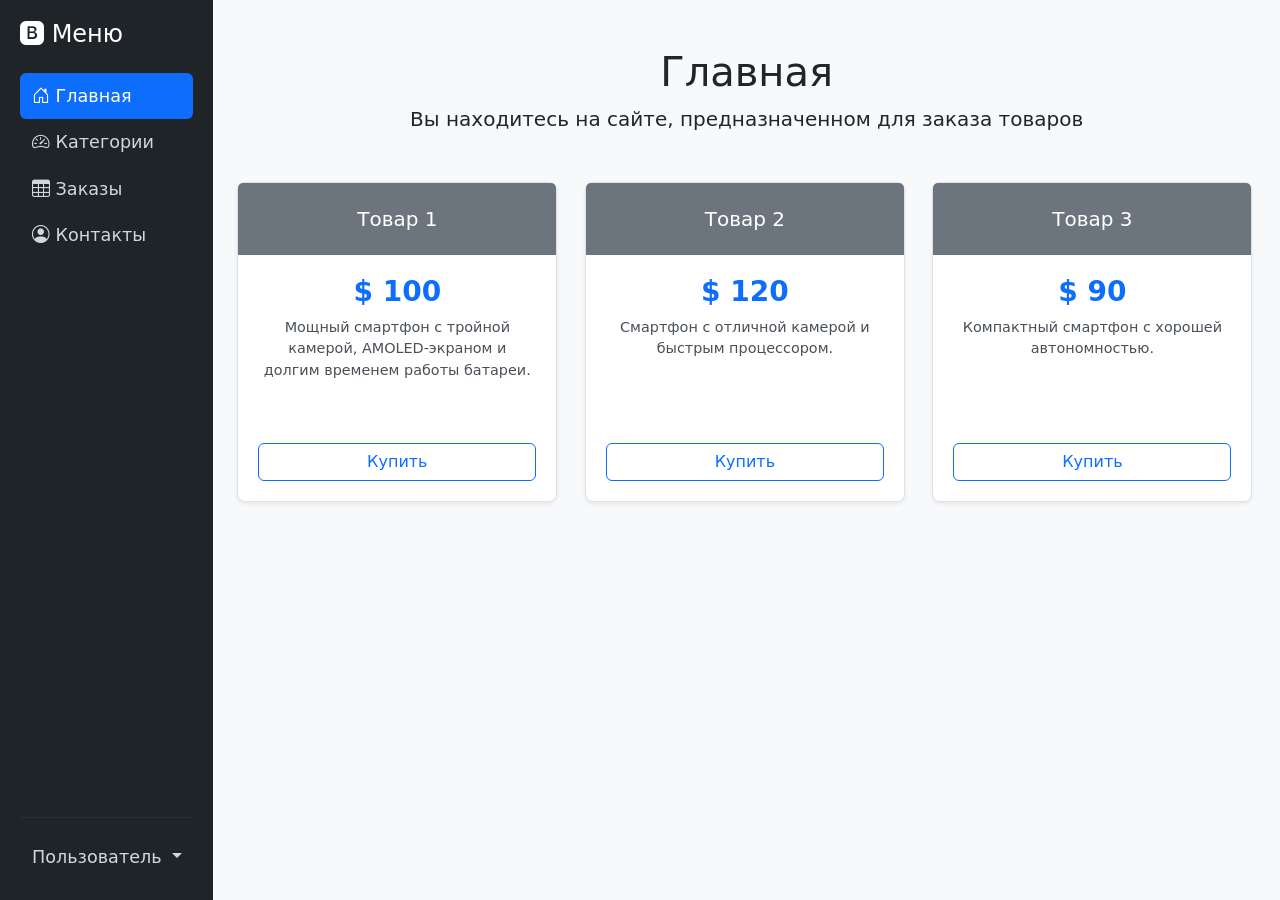
<file: index.html>
<!doctype html>
<html lang="ru">
<head>
    <meta charset="utf-8">
    <meta name="viewport" content="width=device-width, initial-scale=1">
    <title>Главная | Мой магазин</title>

    <link href="css/bootstrap.min.css" rel="stylesheet">
    <link href="styles.css" rel="stylesheet">
    <link rel="stylesheet" href="https://cdn.jsdelivr.net/npm/bootstrap-icons@1.13.0/font/bootstrap-icons.css">
</head>
<body>
<div class="container-fluid">
    <div class="row">

        <!-- БОКОВАЯ ПАНЕЛЬ -->
                <aside class="col-2 sidebar d-flex flex-column">
                    <h3>
                        <i class="bi bi-bootstrap-fill"></i> Меню
                    </h3>

                    <ul class="nav flex-column">
                        <li class="nav-item">
                            <a class="nav-link active" href="index.html">
                                <i class="bi bi-house-door"></i> Главная
                            </a>
                        </li>
                        <li class="nav-item">
                            <a class="nav-link" href="catalog.html">
                                <i class="bi bi-speedometer2"></i> Категории
                            </a>
                        </li>
                        <li class="nav-item">
                            <a class="nav-link" href="orders.html">
                                <i class="bi bi-table"></i>  Заказы
                            </a>
                        </li>
                        <li class="nav-item">
                            <a class="nav-link" href="contacts.html">
                                <i class="bi bi-person-circle"></i> Контакты
                            </a>
                        </li>
                    </ul>

                    <div class="dropdown mt-auto">
                        <hr class="user-divider">
                        <a class="nav-link dropdown-toggle user-menu"
                           href="#"
                           role="button"
                           data-bs-toggle="dropdown"
                           aria-expanded="false">
                            Пользователь
                        </a>

                        <ul class="dropdown-menu dropdown-menu-dark w-100">
                            <li><a class="dropdown-item" href="#">Профиль</a></li>
                            <li><a class="dropdown-item" href="#">Выход</a></li>
                        </ul>
                    </div>

                </aside>



        <!-- ОСНОВНОЙ КОНТЕНТ -->
        <main class="col catalog-page">
            <div class="container mt-5">

                <h1 class="text-center">Главная</h1>
                <p class="lead text-center">
                    Вы находитесь на сайте, предназначенном для заказа товаров
                </p>

                <!-- КАРТОЧКИ -->
                <div class="row g-4 mt-4">

                    <!-- Карточка 1 -->
                    <div class="col-12 col-md-6 col-lg-4">
                        <div class="card product-card square-card h-100 shadow-sm text-center">

                            <div class="card-header bg-secondary text-white">
                                <h5 class="card-title mb-0">Товар 1</h5>
                            </div>

                            <div class="card-body d-flex flex-column">
                                <div class="price-section mb-2">
                                    <h3 class="text-primary">$ 100</h3>
                                </div>

                                <p class="card-text flex-grow-1">
                                    Мощный смартфон с тройной камерой, AMOLED-экраном
                                    и долгим временем работы батареи.
                                </p>

                                <button type="button"
                                        class="btn btn-outline-primary w-100 mt-auto">
                                    Купить
                                </button>
                            </div>

                        </div>
                    </div>

                    <!-- Карточка 2 -->
                    <div class="col-12 col-md-6 col-lg-4">
                        <div class="card product-card square-card h-100 shadow-sm text-center">

                            <div class="card-header bg-secondary text-white">
                                <h5 class="card-title mb-0">Товар 2</h5>
                            </div>

                            <div class="card-body d-flex flex-column">
                                <div class="price-section mb-2">
                                    <h3 class="text-primary">$ 120</h3>
                                </div>

                                <p class="card-text flex-grow-1">
                                    Смартфон с отличной камерой и быстрым процессором.
                                </p>

                                <button type="button"
                                        class="btn btn-outline-primary w-100 mt-auto">
                                    Купить
                                </button>
                            </div>

                        </div>
                    </div>

                    <!-- Карточка 3 -->
                    <div class="col-12 col-md-6 col-lg-4">
                        <div class="card product-card square-card h-100 shadow-sm text-center">

                            <div class="card-header bg-secondary text-white">
                                <h5 class="card-title mb-0">Товар 3</h5>
                            </div>

                            <div class="card-body d-flex flex-column">
                                <div class="price-section mb-2">
                                    <h3 class="text-primary">$ 90</h3>
                                </div>

                                <p class="card-text flex-grow-1">
                                    Компактный смартфон с хорошей автономностью.
                                </p>

                                <button type="button"
                                        class="btn btn-outline-primary w-100 mt-auto">
                                    Купить
                                </button>
                            </div>

                        </div>
                    </div>

                </div>
            </div>
        </main>

    </div>
</div>
<script src="js/bootstrap.bundle.min.js"></script>
</body>
</html>
</file>
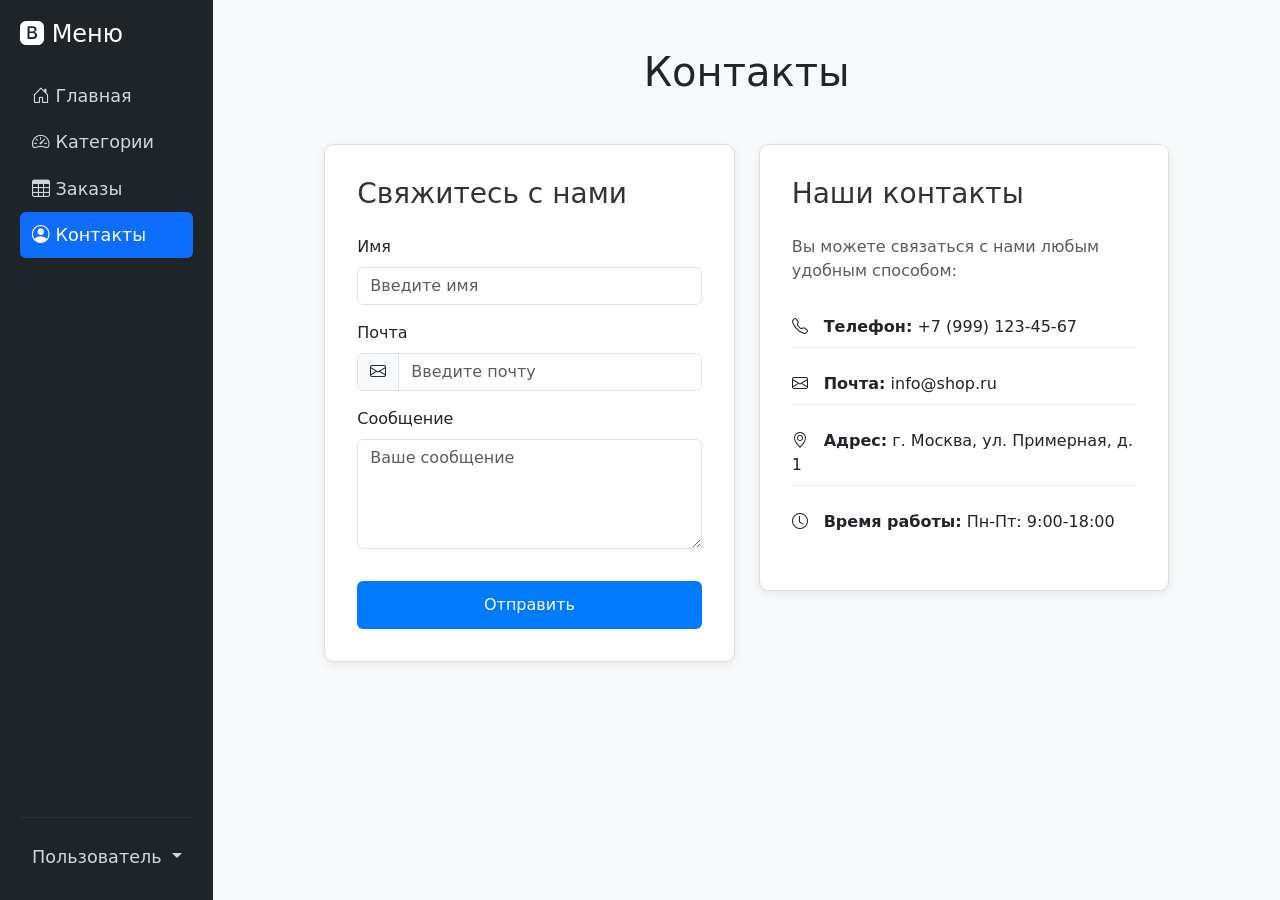
<file: contacts.html>
<!doctype html>
<html lang="ru">
<head>
    <meta charset="utf-8">
    <meta name="viewport" content="width=device-width, initial-scale=1">
    <title>Контакты | Мой магазин</title>

    <link href="https://cdn.jsdelivr.net/npm/bootstrap@5.3.0/dist/css/bootstrap.min.css" rel="stylesheet">
    <link href="styles.css" rel="stylesheet">
    <link rel="stylesheet" href="https://cdn.jsdelivr.net/npm/bootstrap-icons@1.13.0/font/bootstrap-icons.css">
</head>
<body>
<div class="container-fluid">
    <div class="row">

        <!-- БОКОВАЯ ПАНЕЛЬ -->
        <aside class="col-2 sidebar d-flex flex-column">
            <h3>
                <i class="bi bi-bootstrap-fill"></i> Меню
            </h3>

            <ul class="nav flex-column">
                <li class="nav-item">
                    <a class="nav-link" href="index.html">
                        <i class="bi bi-house-door"></i> Главная
                    </a>
                </li>
                <li class="nav-item">
                    <a class="nav-link" href="catalog.html">
                        <i class="bi bi-speedometer2"></i> Категории
                    </a>
                </li>
                <li class="nav-item">
                    <a class="nav-link" href="orders.html">
                        <i class="bi bi-table"></i> Заказы
                    </a>
                </li>
                <li class="nav-item">
                    <a class="nav-link active" href="contacts.html">
                        <i class="bi bi-person-circle"></i> Контакты
                    </a>
                </li>
            </ul>

            <div class="dropdown mt-auto">
                <hr class="user-divider">
                <a class="nav-link dropdown-toggle user-menu"
                   href="#"
                   role="button"
                   data-bs-toggle="dropdown"
                   aria-expanded="false">
                    Пользователь
                </a>

                <ul class="dropdown-menu dropdown-menu-dark w-100">
                    <li><a class="dropdown-item" href="#">Профиль</a></li>
                    <li><a class="dropdown-item" href="#">Выход</a></li>
                </ul>
            </div>
        </aside>

        <!-- ОСНОВНОЙ КОНТЕНТ -->
        <main class="col">
            <div class="container mt-5">
                <h1 class="text-center mb-5">Контакты</h1>

                <!-- Ряд с формой и текстом -->
                <div class="row g-4 justify-content-center align-items-start">

                    <!-- Левая колонка: форма -->
                    <div class="col-lg-5 col-md-6">
                        <div class="contact-card">
                            <h3 class="mb-4">Свяжитесь с нами</h3>
                            <form>
                                <div class="mb-3">
                                    <label for="inputName" class="form-label">Имя</label>
                                    <input type="text" class="form-control" id="inputName" placeholder="Введите имя">
                                </div>
                                <div class="mb-3">
                                    <label for="inputEmail" class="form-label">Почта</label>
                                    <div class="input-group">
                                        <span class="input-group-text">
                                            <i class="bi bi-envelope"></i>
                                        </span>
                                        <input type="email"
                                               class="form-control"
                                               id="inputEmail"
                                               placeholder="Введите почту">
                                    </div>
                                </div>
                                <div class="mb-3">
                                    <label for="inputMessage" class="form-label">Сообщение</label>
                                    <textarea class="form-control" id="inputMessage" rows="4" placeholder="Ваше сообщение"></textarea>
                                </div>
                                <button type="submit" class="btn btn-primary w-100 mt-3">Отправить</button>
                            </form>
                        </div>
                    </div>

                    <!-- Правая колонка: текст -->
                    <div class="col-lg-5 col-md-6">
                        <div class="contact-info">
                            <h3 class="mb-4">Наши контакты</h3>
                            <p class="text-muted mb-4">Вы можете связаться с нами любым удобным способом:</p>
                            <ul class="list-unstyled">
                                <li class="mb-3"><i class="bi bi-telephone me-3"></i><strong>Телефон:</strong> +7 (999) 123-45-67</li>
                                <li class="mb-3"><i class="bi bi-envelope me-3"></i><strong>Почта:</strong> info@shop.ru</li>
                                <li class="mb-3"><i class="bi bi-geo-alt me-3"></i><strong>Адрес:</strong> г. Москва, ул. Примерная, д. 1</li>
                                <li class="mb-3"><i class="bi bi-clock me-3"></i><strong>Время работы:</strong> Пн-Пт: 9:00-18:00</li>
                            </ul>
                        </div>
                    </div>

                </div>
            </div> <!-- container -->
        </main>

    </div> <!-- row -->
</div> <!-- container-fluid -->

<script src="js/bootstrap.bundle.min.js"></script>
</body>
</html>
</file>
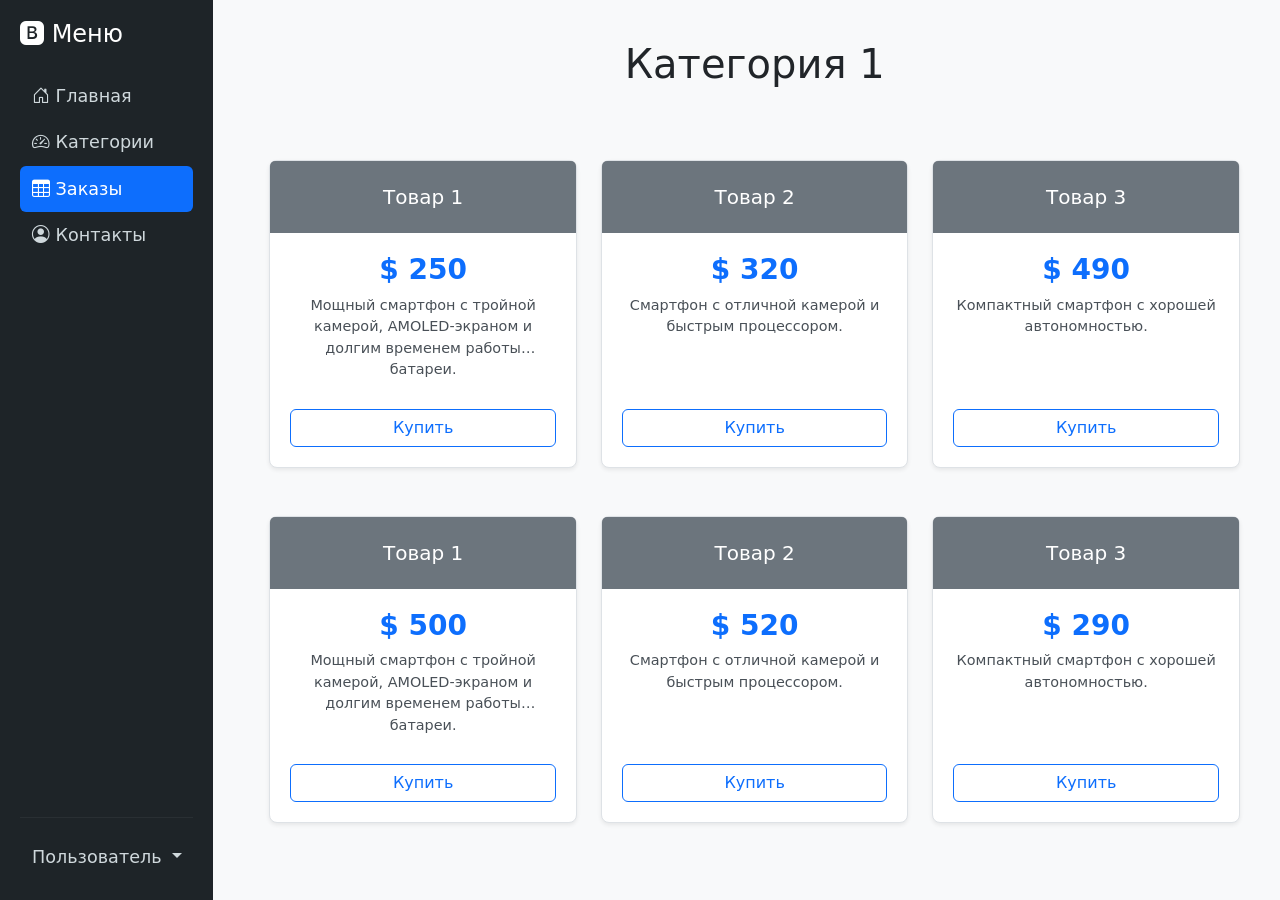
<file: orders.html>
<!doctype html>
<html lang="ru">
<head>
    <meta charset="utf-8">
    <meta name="viewport" content="width=device-width, initial-scale=1">
    <title>Заказы | Мой магазин</title>

    <link href="css/bootstrap.min.css" rel="stylesheet">
    <link href="styles.css" rel="stylesheet">
    <link rel="stylesheet" href="https://cdn.jsdelivr.net/npm/bootstrap-icons@1.13.0/font/bootstrap-icons.css">
</head>

<body>
<div class="container-fluid">
    <div class="row">

        <!-- БОКОВАЯ ПАНЕЛЬ -->
               <aside class="col-2 sidebar d-flex flex-column">
                   <h3>
                       <i class="bi bi-bootstrap-fill"></i> Меню
                   </h3>

                   <ul class="nav flex-column">
                       <li class="nav-item">
                           <a class="nav-link" href="index.html">
                               <i class="bi bi-house-door"></i> Главная
                           </a>
                       </li>
                       <li class="nav-item">
                           <a class="nav-link" href="catalog.html">
                               <i class="bi bi-speedometer2"></i> Категории
                           </a>
                       </li>
                       <li class="nav-item">
                           <a class="nav-link  active" href="orders.html">
                               <i class="bi bi-table"></i>  Заказы
                           </a>
                       </li>
                       <li class="nav-item">
                           <a class="nav-link" href="contacts.html">
                               <i class="bi bi-person-circle"></i> Контакты
                           </a>
                       </li>
                   </ul>

                   <div class="dropdown mt-auto">
                       <hr class="user-divider">
                       <a class="nav-link dropdown-toggle user-menu"
                          href="#"
                          role="button"
                          data-bs-toggle="dropdown"
                          aria-expanded="false">
                           Пользователь
                       </a>

                       <ul class="dropdown-menu dropdown-menu-dark w-100">
                           <li><a class="dropdown-item" href="#">Профиль</a></li>
                           <li><a class="dropdown-item" href="#">Выход</a></li>
                       </ul>
                   </div>

               </aside>

        <!-- ОСНОВНОЙ КОНТЕНТ -->
        <main class="col orders-page">

            <!-- Заголовок -->
            <div class="catalog-header text-center mt-4 mb-5 pt-3">
                <h1 class="text-center">Категория 1</h1>
            </div>

                <!-- КАРТОЧКИ -->
                <div class="row g-4 mt-4">

                    <!-- Карточка 1 -->
                    <div class="col-12 col-md-6 col-lg-4">
                        <div class="card product-card square-card h-100 shadow-sm text-center">

                            <div class="card-header bg-secondary text-white">
                                <h5 class="card-title mb-0">Товар 1</h5>
                            </div>

                            <div class="card-body d-flex flex-column">
                                <div class="price-section mb-2">
                                    <h3 class="text-primary">$ 250</h3>
                                </div>

                                <p class="card-text flex-grow-1">
                                    Мощный смартфон с тройной камерой, AMOLED-экраном
                                    и долгим временем работы батареи.
                                </p>

                                <button type="button"
                                        class="btn btn-outline-primary w-100 mt-auto">
                                    Купить
                                </button>
                            </div>

                        </div>
                    </div>

                    <!-- Карточка 2 -->
                    <div class="col-12 col-md-6 col-lg-4">
                        <div class="card product-card square-card h-100 shadow-sm text-center">

                            <div class="card-header bg-secondary text-white">
                                <h5 class="card-title mb-0">Товар 2</h5>
                            </div>

                            <div class="card-body d-flex flex-column">
                                <div class="price-section mb-2">
                                    <h3 class="text-primary">$ 320</h3>
                                </div>

                                <p class="card-text flex-grow-1">
                                    Смартфон с отличной камерой и быстрым процессором.
                                </p>

                                <button type="button"
                                        class="btn btn-outline-primary w-100 mt-auto">
                                    Купить
                                </button>
                            </div>

                        </div>
                    </div>

                    <!-- Карточка 3 -->
                    <div class="col-12 col-md-6 col-lg-4">
                        <div class="card product-card square-card h-100 shadow-sm text-center">

                            <div class="card-header bg-secondary text-white">
                                <h5 class="card-title mb-0">Товар 3</h5>
                            </div>

                            <div class="card-body d-flex flex-column">
                                <div class="price-section mb-2">
                                    <h3 class="text-primary">$ 490</h3>
                                </div>

                                <p class="card-text flex-grow-1">
                                    Компактный смартфон с хорошей автономностью.
                                </p>

                                <button type="button"
                                        class="btn btn-outline-primary w-100 mt-auto">
                                    Купить
                                </button>
                            </div>

                        </div>
                    </div>

                </div>
                <div class="row g-4 mt-4">

                    <!-- Карточка 4 -->
                    <div class="col-12 col-md-6 col-lg-4">
                        <div class="card product-card square-card h-100 shadow-sm text-center">

                            <div class="card-header bg-secondary text-white">
                                <h5 class="card-title mb-0">Товар 1</h5>
                            </div>

                            <div class="card-body d-flex flex-column">
                                <div class="price-section mb-2">
                                    <h3 class="text-primary">$ 500</h3>
                                </div>

                                <p class="card-text flex-grow-1">
                                    Мощный смартфон с тройной камерой, AMOLED-экраном
                                    и долгим временем работы батареи.
                                </p>

                                <button type="button"
                                        class="btn btn-outline-primary w-100 mt-auto">
                                    Купить
                                </button>
                            </div>

                        </div>
                    </div>

                    <!-- Карточка 5 -->
                    <div class="col-12 col-md-6 col-lg-4">
                        <div class="card product-card square-card h-100 shadow-sm text-center">

                            <div class="card-header bg-secondary text-white">
                                <h5 class="card-title mb-0">Товар 2</h5>
                            </div>

                            <div class="card-body d-flex flex-column">
                                <div class="price-section mb-2">
                                    <h3 class="text-primary">$ 520</h3>
                                </div>

                                <p class="card-text flex-grow-1">
                                    Смартфон с отличной камерой и быстрым процессором.
                                </p>

                                <button type="button"
                                        class="btn btn-outline-primary w-100 mt-auto">
                                    Купить
                                </button>
                            </div>

                        </div>
                    </div>

                    <!-- Карточка 6 -->
                    <div class="col-12 col-md-6 col-lg-4">
                        <div class="card product-card square-card h-100 shadow-sm text-center">

                            <div class="card-header bg-secondary text-white">
                                <h5 class="card-title mb-0">Товар 3</h5>
                            </div>

                            <div class="card-body d-flex flex-column">
                                <div class="price-section mb-2">
                                    <h3 class="text-primary">$ 290</h3>
                                </div>

                                <p class="card-text flex-grow-1">
                                    Компактный смартфон с хорошей автономностью.
                                </p>

                                <button type="button"
                                        class="btn btn-outline-primary w-100 mt-auto">
                                    Купить
                                </button>
                            </div>

                        </div>
                    </div>

                </div>

        </main>

    </div>
</div>
<script src="js/bootstrap.bundle.min.js"></script>
</body>
</html>
</file>
<file: styles.css>
/* ============================================
   БАЗОВЫЕ СТИЛИ ДЛЯ ВСЕХ СТРАНИЦ
   ============================================ */

/* 1. ФОН САЙТА */
body {
    background-color: #f8f9fa; /* Светло-серый фон для всего сайта */
}

/* ============================================
   БОКОВАЯ ПАНЕЛЬ (ЕСТЬ НА ВСЕХ СТРАНИЦАХ)
   ============================================ */

/* 2. ОСНОВНОЙ КОНТЕЙНЕР БОКОВОЙ ПАНЕЛИ */
.sidebar {
    background-color: #1e2428;  /* Темно-синий/серый фон */
    min-height: 100vh;          /* На всю высоту экрана */
    padding: 20px;              /* Отступы внутри панели */
    color: #fff;                /* Белый цвет текста */
}

/* 3. ЗАГОЛОВОК "МЕНЮ" */
.sidebar h3 {
    font-size: 1.5rem;          /* Размер шрифта (примерно 17.6px) */
    margin-bottom: 1.5rem;      /* Отступ снизу 24px */
}

/* 4. ССЫЛКИ В БОКОВОЙ ПАНЕЛИ */
.sidebar .nav-link {
    color: #cfd8dc;             /* Светло-серый цвет текста ссылок */
    padding: 10px 12px;         /* Отступы внутри ссылок: 10px сверху/снизу, 12px слева/справа */
    border-radius: 6px;         /* Скругление углов 6px */
    font-size: 1.1rem;         /* Размер шрифта (примерно 15.2px) */
}

/* 5. АКТИВНАЯ И HOVER-ССЫЛКА */
.sidebar .nav-link.active,
.sidebar .nav-link:hover {
    background-color: #0d6efd;  /* Синий фон при наведении/активности */
    color: #fff;                /* Белый цвет текста */
}

/* 6. РАЗДЕЛИТЕЛЬ ПЕРЕД "ПОЛЬЗОВАТЕЛЬ" */
.user-divider {
    background-color: rgba(255, 255, 255, 0.2); /* Полупрозрачная белая линия */
    height: 1px;                /* Толщина линии 1px */
    border: none;               /* Убираем стандартную границу */
    margin: 1rem 0;             /* Отступы сверху и снизу 16px */
}

/* ============================================
   ГЛАВНАЯ СТРАНИЦА (index.html)
   ============================================ */

.card {
    border: 1px solid #dee2e6;  /* Светло-серая граница толщиной 1px */
    border-radius: 8px;         /* Скругление углов 8px */
    transition: all 0.2s ease;  /* Плавная анимация всех свойств 0.2 секунды */
    box-shadow: 0 2px 4px rgba(0,0,0,0.05); /* Легкая тень: 0 по X, 2px по Y, 4px размытие, 5% прозрачность */
    background-color: white;    /* Белый фон карточки */
}

.card:hover {
    transform: translateY(-2px); /* Поднимаем карточку на 2px при наведении */
    box-shadow: 0 4px 8px rgba(0,0,0,0.1); /* Усиливаем тень при наведении */
}

/* 7. КВАДРАТНЫЕ КАРТОЧКИ НА ГЛАВНОЙ */
.product-card.square-card {
    aspect-ratio: 1 / 1;        /* Соотношение сторон 1:1 (квадрат) */
    min-height: 300px;          /* Минимальная высота 300px */
    max-height: 320px;          /* Максимальная высота 320px */
    display: flex;              /* Flex-контейнер */
    flex-direction: column;     /* Элементы в колонку */
}

/* 8. ТЕЛО КАРТОЧКИ НА ГЛАВНОЙ */
.product-card.square-card .card-body {
    flex: 1;                    /* Занимает всё доступное пространство */
    display: flex;              /* Flex-контейнер */
    flex-direction: column;     /* Элементы в колонку */
}

/* 9. ТЕКСТ В КАРТОЧКЕ (ограничение 3 строки) */
.product-card.square-card .card-text {
    flex-grow: 1;               /* Растягивается на всё пространство */
    overflow: hidden;           /* Скрывает выходящий за пределы текст */
    display: -webkit-box;       /* Старый синтаксис для ограничения строк */
    -webkit-line-clamp: 3;      /* Показывать только 3 строки */
    -webkit-box-orient: vertical; /* Вертикальное направление */
    font-size: 0.9rem;          /* Размер шрифта (примерно 14.4px) */
    min-height: 3.5em;          /* Минимальная высота 3.5 строк */
}

/* 10. АНИМАЦИЯ ПРИ НАВЕДЕНИИ НА ГЛАВНОЙ */
.product-card:hover {
    transform: translateY(-5px); /* Поднимаем карточку на 5px */
}

/* 11. ЦЕНА НА ГЛАВНОЙ (ЧЕРНАЯ) */
.price-section h3 {
    color: #212529;             /* Темно-серый (почти черный) цвет */
    font-weight: 700;           /* Жирное начертание */
    margin: 0;                  /* Убираем внешние отступы */
}
/* 11A. СЕРАЯ ШАПКА КАРТОЧЕК (ДОБАВЬТЕ ЭТО) */
.card-header {
    background-color: #6c757d;  /* Серый цвет фона шапки */
    color: white;               /* Белый цвет текста в шапке */
    border-bottom: 0;           /* Убираем нижнюю границу */
    padding: 1.5rem 1.75rem;    /* УВЕЛИЧЕННЫЕ отступы: 24px сверху/снизу, 28px слева/справа */
    font-weight: 600;           /* Полужирный текст */
    font-size: 1.1rem;          /* Размер шрифта шапки */
}

.card-body {
    padding: 1.25rem;          /* Внутренние отступы тела карточки: 20px */
}

.card-text {
    color: #495057;            /* Серый цвет текста */
    line-height: 1.5;          /* Межстрочный интервал 1.5 */
    margin-bottom: 1rem;       /* Отступ снизу 16px */
}

/* ============================================
   СТРАНИЦА КАТАЛОГА (catalog.html)
   ============================================ */

/* 12. ОСНОВНОЙ КОНТЕЙНЕР КАТАЛОГА */
.catalog-main {
    padding: 30px 35px 30px 25px; /* Отступы: 30px сверху, 35px справа, 30px снизу, 25px слева */
    background-color: #f8f9fa;  /* Светло-серый фон (как у body) */
    min-height: 100vh;          /* На всю высоту экрана */
}

/* 13. ПОДЗАГОЛОВОК КАТАЛОГА */
.catalog-header p {
    font-size: 1.1rem;          /* Размер шрифта (примерно 17.6px) */
    color: #6c757d;             /* Серый цвет текста */
    margin-bottom: 2.5rem;      /* Отступ снизу 40px */
}

/* 14. СЕТКА КАТАЛОГА (отступы между карточками) */
.catalog-grid .row {
    --bs-gutter-x: 25px;        /* Горизонтальные отступы между колонками 25px */
    --bs-gutter-y: 25px;        /* Вертикальные отступы между рядами 25px */
    justify-content: center;    /* Центрирование содержимого */
}

/* 15. КАРТОЧКА ТОВАРА В КАТАЛОГЕ */
.catalog-product-card {
    background: white;          /* Белый фон карточки */
    border-radius: 10px;        /* Скругление углов 10px */
    overflow: hidden;           /* Скрываем выходящее за пределы */
    box-shadow: 0 3px 10px rgba(0, 0, 0, 0.05); /* Легкая тень: 0 смещение по X, 3px по Y, 10px размытие, 5% прозрачность черного */
    transition: all 0.2s ease;  /* Плавная анимация всех свойств 0.2 секунды */
    height: 100%;               /* Высота 100% родителя */
    display: flex;              /* Flex-контейнер */
    flex-direction: column;     /* Элементы в колонку */
    border: 1px solid #dee2e6;  /* Светло-серая граница толщиной 1px */
    max-width: 500px;           /* Максимальная ширина 500px */
    margin: 0 auto;             /* Центрирование по горизонтали */
}

/* 16. АНИМАЦИЯ КАРТОЧКИ КАТАЛОГА */
.catalog-product-card:hover {
    transform: translateY(-3px); /* Поднимаем на 3px при наведении */
    box-shadow: 0 6px 15px rgba(0, 0, 0, 0.08); /* Усиливаем тень при наведении */
}

/* 17. КОНТЕЙНЕР ДЛЯ ИЗОБРАЖЕНИЯ ТОВАРА */
.catalog-product-image {
    width: 100%;                /* Ширина 100% родителя */
    height: 160px;              /* Фиксированная высота 160px */
    overflow: hidden;           /* Скрываем выходящее за пределы */
}

/* 18. САМО ИЗОБРАЖЕНИЕ ТОВАРА */
.catalog-product-image img {
    width: 100%;                /* Ширина 100% контейнера */
    height: 100%;               /* Высота 100% контейнера */
    object-fit: cover;          /* Обрезаем изображение чтобы заполнить контейнер */
}

/* 19. ТЕЛО КАРТОЧКИ КАТАЛОГА */
.catalog-product-content {
    padding: 18px;              /* Внутренние отступы 18px со всех сторон */
    flex-grow: 1;               /* Растягивается на всё доступное пространство */
    display: flex;              /* Flex-контейнер */
    flex-direction: column;     /* Элементы в колонку */
}

/* 20. НАЗВАНИЕ ТОВАРА В КАТАЛОГЕ */
.catalog-product-title {
    font-size: 1.25rem;         /* Размер шрифта (примерно 20px) */
    font-weight: 600;           /* Полужирное начертание (600) */
    color: #212529;             /* Темно-серый (почти черный) цвет */
    margin-bottom: 12px;        /* Отступ снизу 12px */
    line-height: 1.4;           /* Межстрочный интервал 1.4 */
}

/* 21. ОПИСАНИЕ ТОВАРА В КАТАЛОГЕ */
.catalog-product-description {
    color: #495057;             /* Серый цвет текста */
    font-size: 1rem;            /* Размер шрифта (16px по умолчанию) */
    line-height: 1.5;           /* Межстрочный интервал 1.5 */
    margin-bottom: 18px;        /* Отступ снизу 18px */
    flex-grow: 1;               /* Растягивается на всё доступное пространство */
    font-weight: 400;           /* Нормальное начертание (400) */
}

/* 22. НИЖНИЙ БЛОК (цена + кнопка) */
.catalog-product-footer {
    border-top: 1px solid #dee2e6; /* Светло-серая линия сверху толщиной 1px */
    padding-top: 18px;          /* Отступ сверху 18px */
    margin-top: auto;           /* Прижимаем к низу карточки */
    display: flex;              /* Flex-контейнер */
    justify-content: space-between; /* Распределяем пространство между элементами */
    align-items: center;        /* Выравниваем по центру по вертикали */
}

/* 23. ЦЕНА В КАТАЛОГЕ */
.catalog-product-price {
    font-size: 1.25rem;         /* Размер шрифта (примерно 20px) */
    font-weight: 700;           /* Жирное начертание (700) */
    color: #212529;             /* Темно-серый (почти черный) цвет */
}

/* 24. КНОПКА "КУПИТЬ" В КАТАЛОГЕ */
.catalog-product-footer .btn-primary {
    background-color: #0d6efd;  /* Синий цвет фона */
    border-color: #0d6efd;      /* Синий цвет границы */
    padding: 7px 18px;          /* Отступы внутри: 7px сверху/снизу, 18px слева/справа */
    font-size: 0.9rem;          /* Размер шрифта (примерно 14.4px) */
    font-weight: 500;           /* Среднее начертание (500) */
    border-radius: 6px;         /* Скругление углов 6px */
}

/* ============================================
   СТРАНИЦА ЗАКАЗОВ (orders.html)
   ============================================ */

/* 25. БОЛЬШИЕ ОТСТУПЫ ОТ БОКОВОГО МЕНЮ */
.orders-page {
    padding-left: 3.5rem;       /* Отступ слева 56px (3.5rem = 56px) */
    padding-right: 2.5rem;      /* Отступ справа 40px (2.5rem = 40px) */
}

/* 26. КОНТЕЙНЕР ВНУТРИ ЗАКАЗОВ */
.orders-page .container {
    max-width: 1200px;          /* Максимальная ширина контейнера 1200px */
    margin-left: 0;             /* Убираем отступ слева */
}

/* ============================================
   СТРАНИЦА КОНТАКТОВ (contacts.html)
   ============================================ */

/* 27. КАРТОЧКА ФОРМЫ И ИНФОРМАЦИИ */
.contact-card, .contact-info {
    background: white;          /* Белый фон */
    border: 1px solid #ddd;     /* Серая граница толщиной 1px */
    border-radius: 10px;        /* Скругление углов 10px */
    padding: 2rem;              /* Внутренние отступы 32px (2rem = 32px) */
    box-shadow: 0 3px 10px rgba(0, 0, 0, 0.08); /* Легкая тень */
    width: 100%;                /* Ширина 100% родителя */
    max-width: 450px;           /* Максимальная ширина 450px */
    margin: 0 auto;             /* Центрирование по горизонтали */
}

/* 28. ЗАГОЛОВОК В КОНТАКТАХ */
.contact-card h3, .contact-info h3 {
    color: #333;                /* Темно-серый цвет текста */
    margin-bottom: 1.5rem;      /* Отступ снизу 24px (1.5rem = 24px) */
}

/* 29. ЭЛЕМЕНТЫ СПИСКА КОНТАКТОВ */
.contact-info ul li {
    padding: 0.5rem 0;          /* Отступы сверху/снизу 8px (0.5rem = 8px) */
    border-bottom: 1px solid #eee; /* Светло-серая линия снизу толщиной 1px */
}

/* 30. ПОСЛЕДНИЙ ЭЛЕМЕНТ СПИСКА */
.contact-info ul li:last-child {
    border-bottom: none;        /* Убираем границу у последнего элемента */
}

/* 31. ОБЩАЯ КНОПКА (используется в контактах) */
.btn-primary {
    background-color: #007bff;  /* Синий цвет фона (Bootstrap primary) */
    border: none;               /* Убираем границу */
    padding: 0.75rem;           /* Отступы внутри: 12px (0.75rem = 12px) */
    border-radius: 6px;         /* Скругление углов 6px */
}

/* ============================================
   АДАПТИВНОСТЬ (РАБОТАЕТ ДЛЯ ВСЕХ СТРАНИЦ)
   ============================================ */

/* 32. ПЛАНШЕТЫ (до 992px) */
@media (max-width: 992px) {
    .catalog-main {
        padding: 20px 15px 20px 15px; /* Уменьшаем отступы: 20px сверху/снизу, 15px слева/справа */
    }

    .catalog-header h1 {
        font-size: 1.75rem;     /* Уменьшаем размер заголовка до 28px */
    }

    .col-lg-5 {
        flex: 0 0 100%;         /* Занимает всю ширину (100%) */
        max-width: 400px;       /* Но не больше 400px */
    }

    .catalog-product-card {
        max-width: 400px;       /* Уменьшаем максимальную ширину карточек до 400px */
    }

    .product-card.square-card {
        aspect-ratio: auto;     /* Убираем фиксированное соотношение сторон */
        min-height: auto;       /* Убираем минимальную высоту */
        max-height: none;       /* Убираем максимальную высоту */
    }
}

/* 33. МОБИЛЬНЫЕ (до 768px) */
@media (max-width: 768px) {
    .catalog-main {
        padding: 15px 12px 15px 12px; /* Еще меньше отступы: 15px сверху/снизу, 12px слева/справа */
    }

    .catalog-header h1 {
        font-size: 1.5rem;      /* Уменьшаем заголовок до 24px */
    }

    .catalog-header p {
        font-size: 1rem;        /* Размер текста 16px */
        margin-bottom: 1.5rem;  /* Отступ снизу 24px */
    }

    .catalog-product-image {
        height: 140px;          /* Уменьшаем высоту изображения до 140px */
    }

    .catalog-product-content {
        padding: 12px;          /* Уменьшаем внутренние отступы до 12px */
    }

    .catalog-product-title {
        font-size: 1.1rem;      /* Уменьшаем размер названия до 17.6px */
    }

    .catalog-product-description {
        font-size: 0.95rem;     /* Уменьшаем размер описания до 15.2px */
    }

    .catalog-product-price {
        font-size: 1.1rem;      /* Уменьшаем размер цены до 17.6px */
    }
}
</file>
